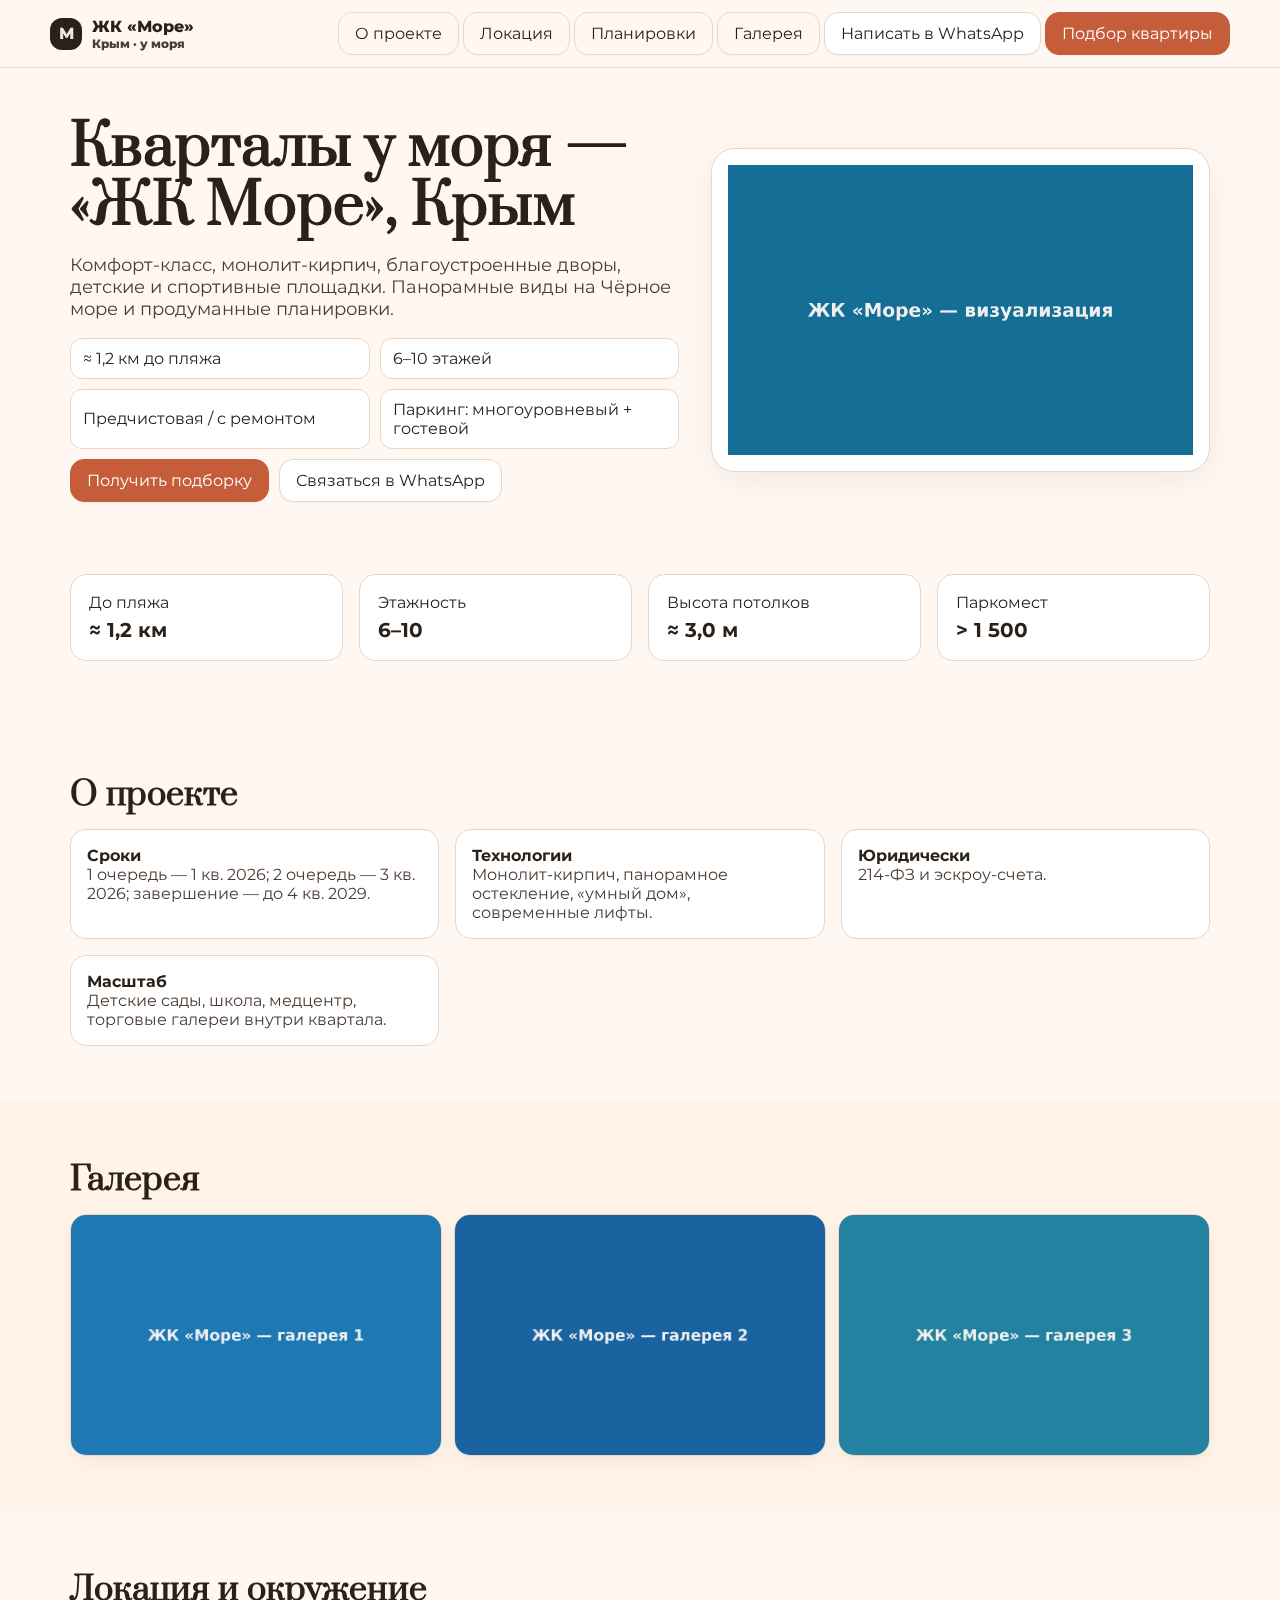
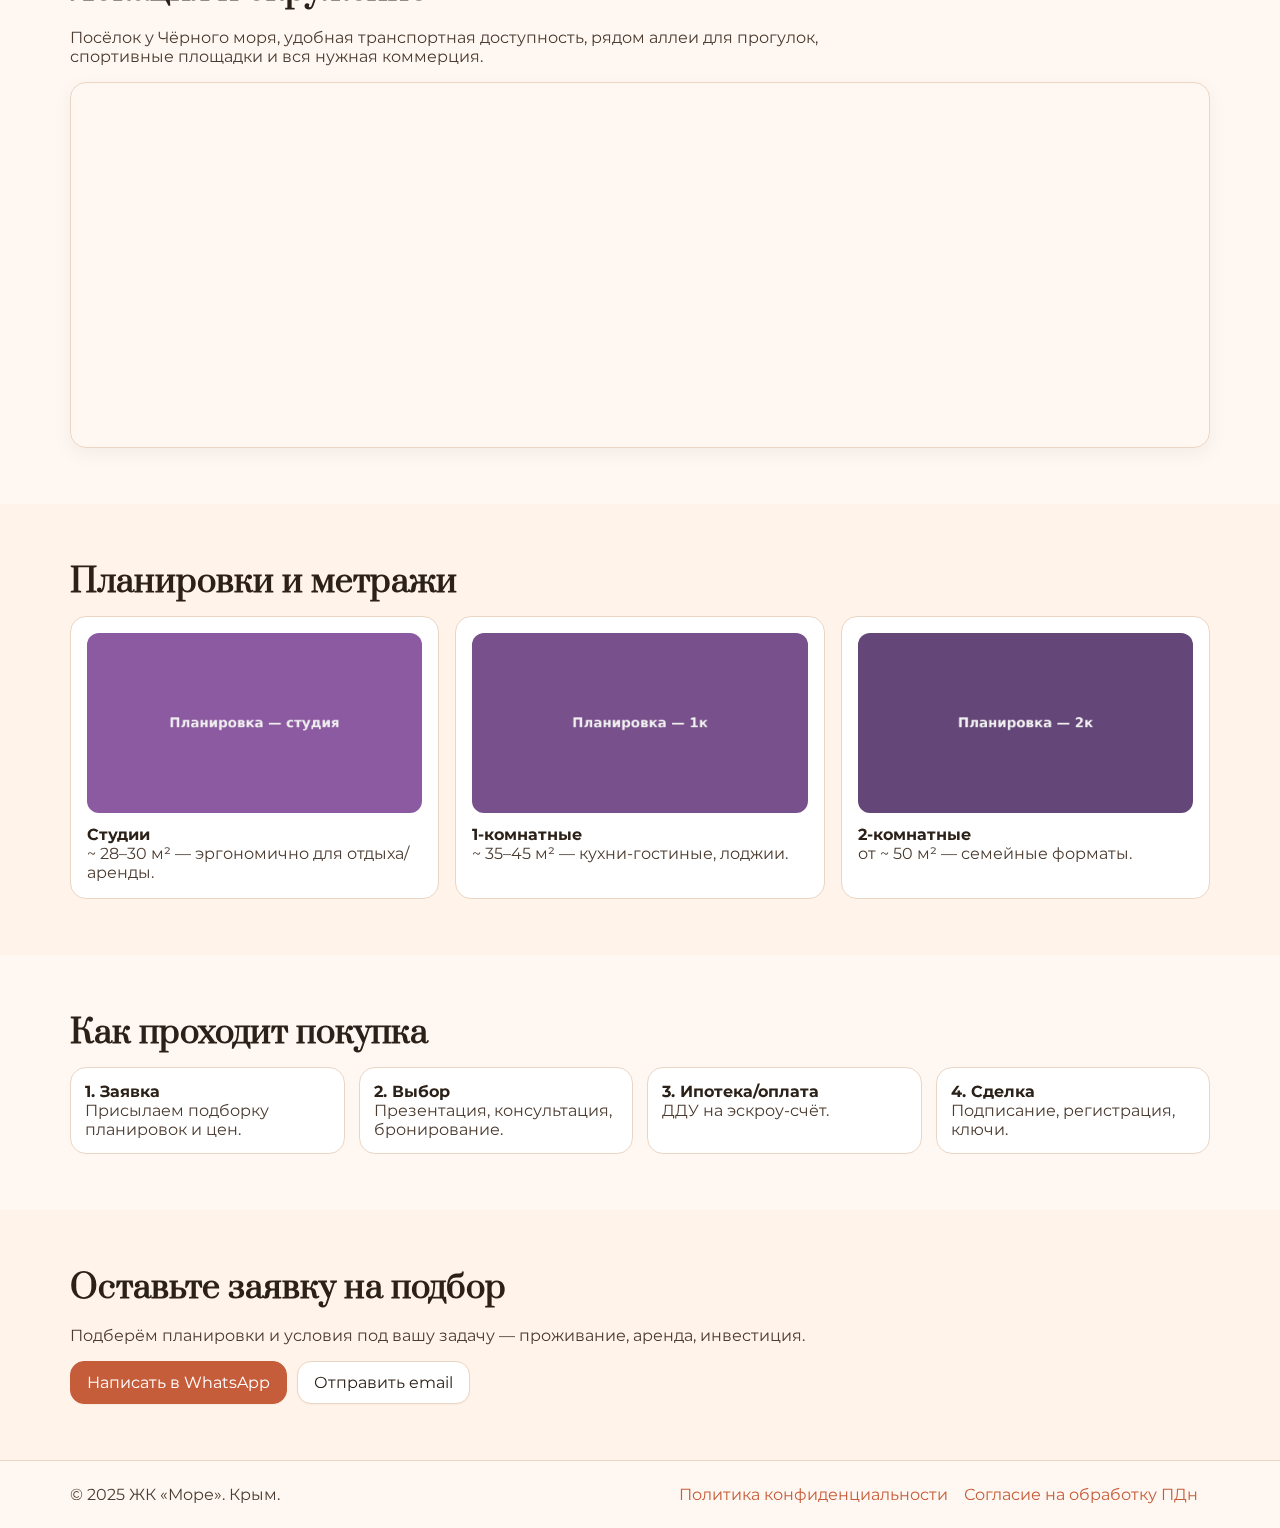
<file: index.html>
<!doctype html>
<html lang="ru">
<head>
  <title>ЖК «Море» — жилой квартал у моря, Крым</title>
  
<meta charset="utf-8" />
<meta name="viewport" content="width=device-width, initial-scale=1" />
<link rel="preconnect" href="https://fonts.googleapis.com">
<link rel="preconnect" href="https://fonts.gstatic.com" crossorigin>
<link href="https://fonts.googleapis.com/css2?family=Montserrat:wght@400;600;800&family=Prata&display=swap" rel="stylesheet">
<link rel="icon" href="/assets/img/hero.jpg">
<link rel="canonical" href="https://example.com/">
<meta name="description" content="ЖК «Море» в Крыму: комфорт-класс у моря, 6–10 этажей, благоустроенные дворы, планировки и цены.">
<meta property="og:title" content="ЖК «Море» — квартиры у моря, Крым">
<meta property="og:description" content="Близость к пляжам, продуманные планировки, предчистовая / с ремонтом.">
<meta property="og:image" content="/assets/img/hero.jpg">
<meta property="og:type" content="website">
<link rel="stylesheet" href="/assets/css/style.css" />

  <!-- ВСТАВЬТЕ сюда метрики/пиксели (скрипт), а их <noscript> поместите в <body> -->
</head>
<body>
  <!-- noscript-плашка метрики (если требуется) можно вставить сюда -->

  <header class="header">
    <div class="container nav">
      <div class="logo">
        <div class="badge">М</div>
        <div>
          <div style="font-weight:800">ЖК «Море»</div>
          <div style="font-size:12px;color:var(--muted)">Крым · у моря</div>
        </div>
      </div>
      <div class="spacer"></div>
      <nav class="menu" aria-label="Главное меню">
        <a class="btn ghost" href="#about">О проекте</a>
        <a class="btn ghost" href="#location">Локация</a>
        <a class="btn ghost" href="#plans">Планировки</a>
        <a class="btn ghost" href="#gallery">Галерея</a>
        <a class="btn" href="https://wa.me/79124530205" target="_blank" rel="noopener">Написать в WhatsApp</a>
        <a class="btn primary" href="#cta">Подбор квартиры</a>
      </nav>
    </div>
  </header>

  <section class="hero">
    <div class="wave"></div>
    <div class="container hero-grid">
      <div>
        <h1>Кварталы у моря — «ЖК&nbsp;Море», Крым</h1>
        <p>Комфорт‑класс, монолит‑кирпич, благоустроенные дворы, детские и спортивные площадки. Панорамные виды на Чёрное море и продуманные планировки.</p>
        <div class="pills">
          <div class="pill">≈ 1,2 км до пляжа</div>
          <div class="pill">6–10 этажей</div>
          <div class="pill">Предчистовая / с ремонтом</div>
          <div class="pill">Паркинг: многоуровневый + гостевой</div>
        </div>
        <div class="actions">
          <a class="btn primary" href="#cta">Получить подборку</a>
          <a class="btn" href="https://wa.me/79124530205" target="_blank" rel="noopener">Связаться в WhatsApp</a>
        </div>
      </div>
      <div class="card">
        <img src="/assets/img/hero.jpg" alt="Визуализация ЖК «Море»" width="1600" height="1000" loading="eager" />
      </div>
    </div>
  </section>

  <section class="section kpi">
    <div class="container grid-4">
      <div class="card"><div>До пляжа</div><div class="value">≈ 1,2 км</div></div>
      <div class="card"><div>Этажность</div><div class="value">6–10</div></div>
      <div class="card"><div>Высота потолков</div><div class="value">≈ 3,0 м</div></div>
      <div class="card"><div>Паркомест</div><div class="value">&gt; 1 500</div></div>
    </div>
  </section>

  <section id="about" class="section">
    <div class="container">
      <h2 class="h2">О проекте</h2>
      <div class="cards">
        <div class="card">
          <strong>Сроки</strong>
          <div style="color:var(--muted)">1 очередь — 1 кв. 2026; 2 очередь — 3 кв. 2026; завершение — до 4 кв. 2029.</div>
        </div>
        <div class="card">
          <strong>Технологии</strong>
          <div style="color:var(--muted)">Монолит‑кирпич, панорамное остекление, «умный дом», современные лифты.</div>
        </div>
        <div class="card">
          <strong>Юридически</strong>
          <div style="color:var(--muted)">214‑ФЗ и эскроу‑счета.</div>
        </div>
        <div class="card">
          <strong>Масштаб</strong>
          <div style="color:var(--muted)">Детские сады, школа, медцентр, торговые галереи внутри квартала.</div>
        </div>
      </div>
    </div>
  </section>

  <section id="gallery" class="section alt">
    <div class="container">
      <h2 class="h2">Галерея</h2>
      <div class="gallery">
        <div class="ph"><img src="/assets/img/g1.jpg" alt="Фасад ЖК «Море» 1" loading="lazy"></div>
        <div class="ph"><img src="/assets/img/g2.jpg" alt="Фасад ЖК «Море» 2" loading="lazy"></div>
        <div class="ph"><img src="/assets/img/g3.jpg" alt="Фасад ЖК «Море» 3" loading="lazy"></div>
      </div>
    </div>
  </section>

  <section id="location" class="section">
    <div class="container">
      <h2 class="h2">Локация и окружение</h2>
      <p style="color:var(--muted);max-width:70ch">Посёлок у Чёрного моря, удобная транспортная доступность, рядом аллеи для прогулок, спортивные площадки и вся нужная коммерция.</p>
      <div class="map" style="margin-top:12px">
        <iframe title="map" src="https://yandex.ru/map-widget/v1/?um=constructor%3A8a6a9c1b8a07a&source=constructor" width="100%" height="360" frameborder="0" loading="lazy"></iframe>
      </div>
    </div>
  </section>

  <section id="plans" class="section plans alt">
    <div class="container">
      <h2 class="h2">Планировки и метражи</h2>
      <div class="cards">
        <div class="card">
          <img src="/assets/img/plan1.jpg" alt="Студии" loading="lazy" />
          <strong>Студии</strong>
          <div style="color:var(--muted)">~ 28–30 м² — эргономично для отдыха/аренды.</div>
        </div>
        <div class="card">
          <img src="/assets/img/plan2.jpg" alt="1-комнатные" loading="lazy" />
          <strong>1‑комнатные</strong>
          <div style="color:var(--muted)">~ 35–45 м² — кухни‑гостиные, лоджии.</div>
        </div>
        <div class="card">
          <img src="/assets/img/plan3.jpg" alt="2-комнатные" loading="lazy" />
          <strong>2‑комнатные</strong>
          <div style="color:var(--muted)">от ~ 50 м² — семейные форматы.</div>
        </div>
      </div>
    </div>
  </section>

  <section class="section">
    <div class="container">
      <h2 class="h2">Как проходит покупка</h2>
      <div class="process">
        <div class="step"><strong>1. Заявка</strong><div style="color:var(--muted)">Присылаем подборку планировок и цен.</div></div>
        <div class="step"><strong>2. Выбор</strong><div style="color:var(--muted)">Презентация, консультация, бронирование.</div></div>
        <div class="step"><strong>3. Ипотека/оплата</strong><div style="color:var(--muted)">ДДУ на эскроу‑счёт.</div></div>
        <div class="step"><strong>4. Сделка</strong><div style="color:var(--muted)">Подписание, регистрация, ключи.</div></div>
      </div>
    </div>
  </section>

  <section id="cta" class="section alt">
    <div class="container">
      <h2 class="h2">Оставьте заявку на подбор</h2>
      <p style="color:var(--muted)">Подберём планировки и условия под вашу задачу — проживание, аренда, инвестиция.</p>
      <div class="actions">
        <a class="btn primary" href="https://wa.me/79124530205?text=Здравствуйте!%20Интересует%20ЖК%20Море.%20Нужна%20подборка%20планировок%20и%20цен." target="_blank" rel="noopener">Написать в WhatsApp</a>
        <a class="btn" href="mailto:lead@example.com?subject=ЖК%20Море&body=Хочу%20подборку%20планировок%20и%20цен.">Отправить email</a>
      </div>
    </div>
  </section>

  <footer class="footer">
    <div class="container" style="display:flex;gap:10px;justify-content:space-between;align-items:center;flex-wrap:wrap">
      <div>© 2025 ЖК «Море». Крым.</div>
      <div class="links">
        <a href="/privacy.html">Политика конфиденциальности</a>
        <a href="/consent.html">Согласие на обработку ПДн</a>
      </div>
    </div>
  </footer>

  <a id="toTop" class="fab" href="#top" aria-label="Наверх">↑ Наверх</a>

  <script src="/assets/js/main.js"></script>
</body>
</html>
</file>
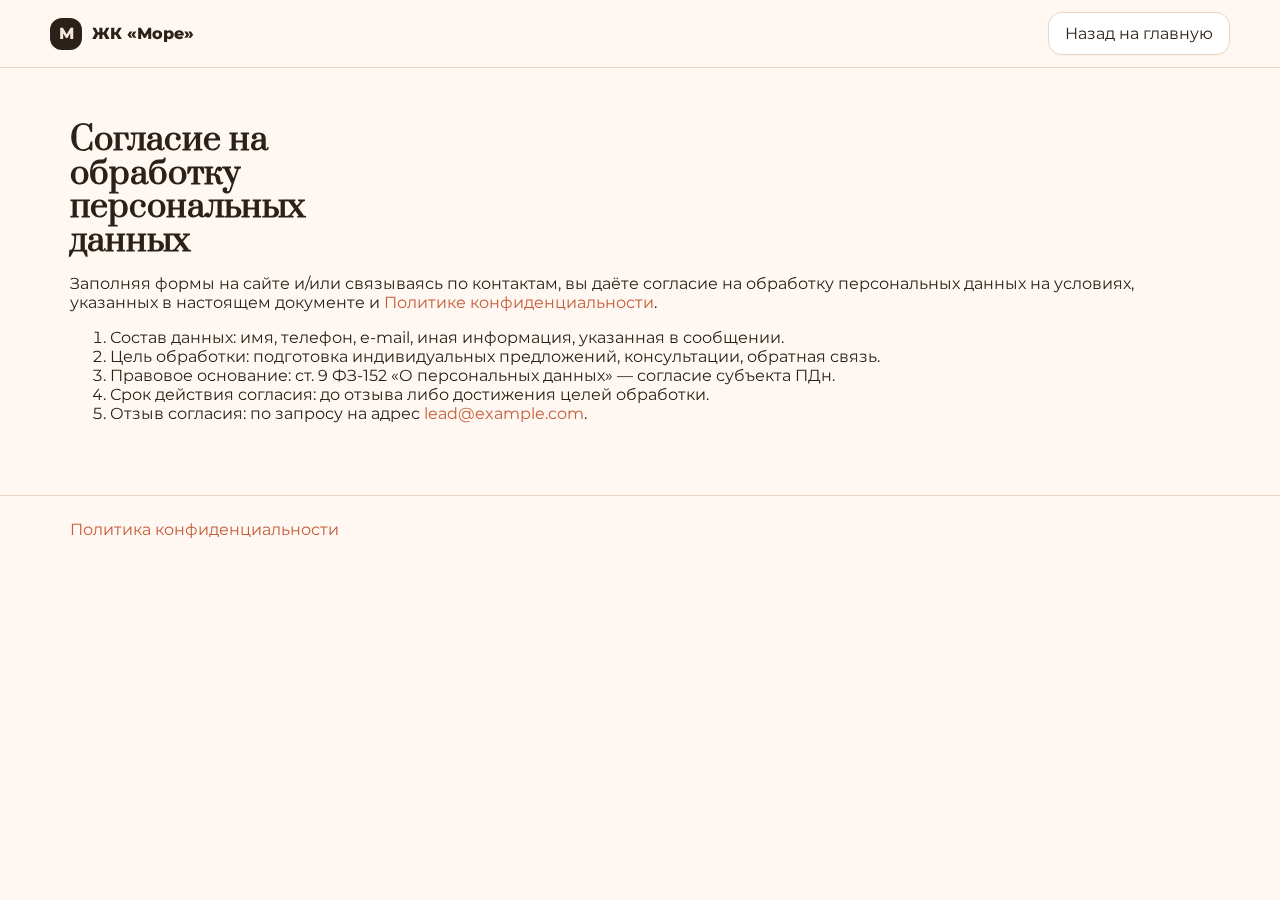
<file: consent.html>
<!doctype html>
<html lang="ru">
<head>
  <title>Согласие на обработку персональных данных — ЖК «Море»</title>
  
<meta charset="utf-8" />
<meta name="viewport" content="width=device-width, initial-scale=1" />
<link rel="preconnect" href="https://fonts.googleapis.com">
<link rel="preconnect" href="https://fonts.gstatic.com" crossorigin>
<link href="https://fonts.googleapis.com/css2?family=Montserrat:wght@400;600;800&family=Prata&display=swap" rel="stylesheet">
<link rel="icon" href="/assets/img/hero.jpg">
<link rel="canonical" href="https://example.com/">
<meta name="description" content="ЖК «Море» в Крыму: комфорт-класс у моря, 6–10 этажей, благоустроенные дворы, планировки и цены.">
<meta property="og:title" content="ЖК «Море» — квартиры у моря, Крым">
<meta property="og:description" content="Близость к пляжам, продуманные планировки, предчистовая / с ремонтом.">
<meta property="og:image" content="/assets/img/hero.jpg">
<meta property="og:type" content="website">
<link rel="stylesheet" href="/assets/css/style.css" />

</head>
<body>
  <header class="header"><div class="container nav"><div class="logo"><div class="badge">М</div><div style="font-weight:800">ЖК «Море»</div></div><div class="spacer"></div><a class="btn" href="/">Назад на главную</a></div></header>
  <section class="section"><div class="container">
    <h1 class="h2">Согласие на обработку персональных данных</h1>
    <p>Заполняя формы на сайте и/или связываясь по контактам, вы даёте согласие на обработку персональных данных на условиях, указанных в настоящем документе и <a href="/privacy.html">Политике конфиденциальности</a>.</p>
    <ol>
      <li>Состав данных: имя, телефон, e‑mail, иная информация, указанная в сообщении.</li>
      <li>Цель обработки: подготовка индивидуальных предложений, консультации, обратная связь.</li>
      <li>Правовое основание: ст. 9 ФЗ‑152 «О персональных данных» — согласие субъекта ПДн.</li>
      <li>Срок действия согласия: до отзыва либо достижения целей обработки.</li>
      <li>Отзыв согласия: по запросу на адрес <a href="mailto:lead@example.com">lead@example.com</a>.</li>
    </ol>
  </div></section>
  <footer class="footer"><div class="container"><a href="/privacy.html">Политика конфиденциальности</a></div></footer>
</body>
</html>
</file>
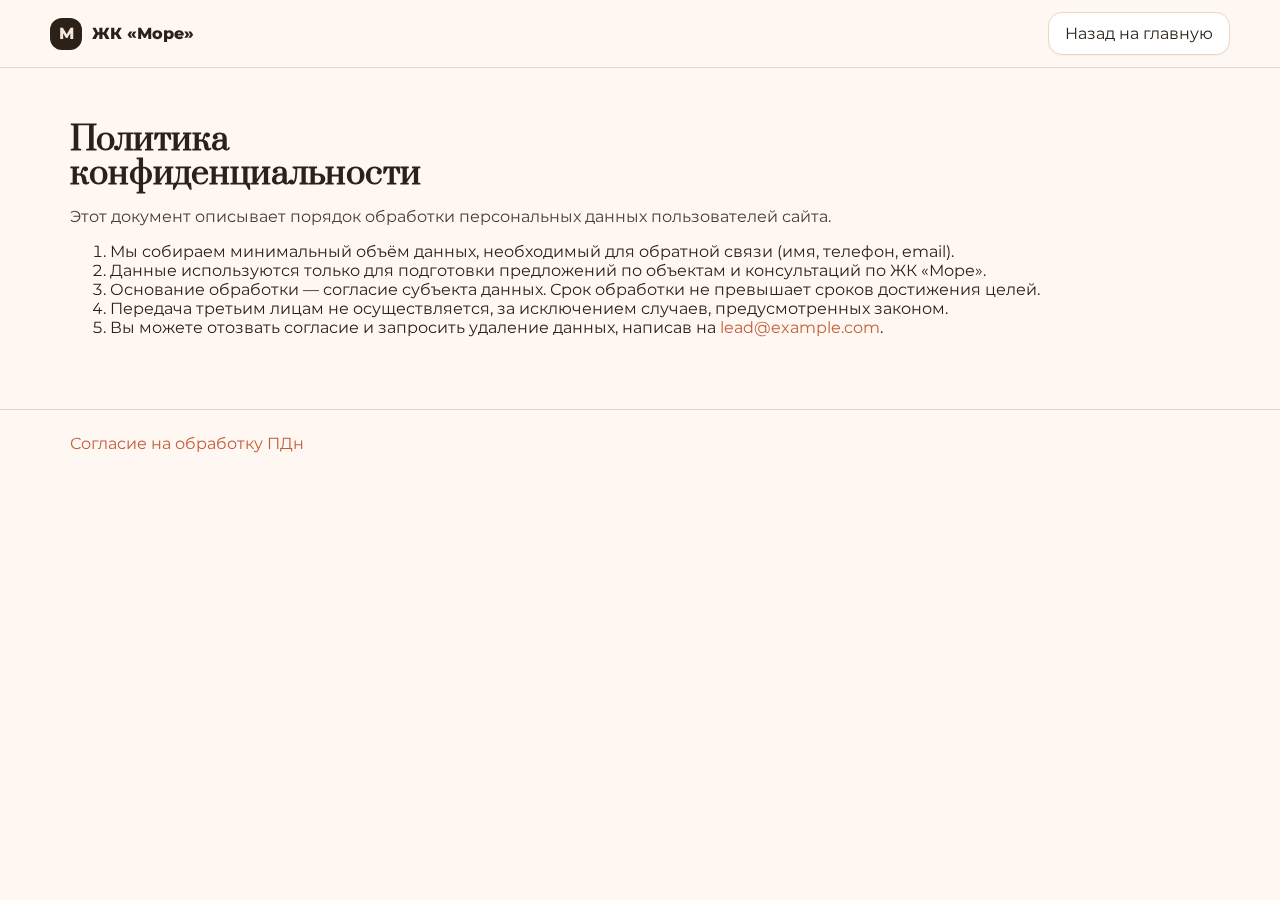
<file: privacy.html>
<!doctype html>
<html lang="ru">
<head>
  <title>Политика конфиденциальности — ЖК «Море»</title>
  
<meta charset="utf-8" />
<meta name="viewport" content="width=device-width, initial-scale=1" />
<link rel="preconnect" href="https://fonts.googleapis.com">
<link rel="preconnect" href="https://fonts.gstatic.com" crossorigin>
<link href="https://fonts.googleapis.com/css2?family=Montserrat:wght@400;600;800&family=Prata&display=swap" rel="stylesheet">
<link rel="icon" href="/assets/img/hero.jpg">
<link rel="canonical" href="https://example.com/">
<meta name="description" content="ЖК «Море» в Крыму: комфорт-класс у моря, 6–10 этажей, благоустроенные дворы, планировки и цены.">
<meta property="og:title" content="ЖК «Море» — квартиры у моря, Крым">
<meta property="og:description" content="Близость к пляжам, продуманные планировки, предчистовая / с ремонтом.">
<meta property="og:image" content="/assets/img/hero.jpg">
<meta property="og:type" content="website">
<link rel="stylesheet" href="/assets/css/style.css" />

</head>
<body>
  <header class="header"><div class="container nav"><div class="logo"><div class="badge">М</div><div style="font-weight:800">ЖК «Море»</div></div><div class="spacer"></div><a class="btn" href="/">Назад на главную</a></div></header>
  <section class="section"><div class="container">
    <h1 class="h2">Политика конфиденциальности</h1>
    <p style="color:var(--muted)">Этот документ описывает порядок обработки персональных данных пользователей сайта.</p>
    <ol>
      <li>Мы собираем минимальный объём данных, необходимый для обратной связи (имя, телефон, email).</li>
      <li>Данные используются только для подготовки предложений по объектам и консультаций по ЖК «Море».</li>
      <li>Основание обработки — согласие субъекта данных. Срок обработки не превышает сроков достижения целей.</li>
      <li>Передача третьим лицам не осуществляется, за исключением случаев, предусмотренных законом.</li>
      <li>Вы можете отозвать согласие и запросить удаление данных, написав на <a href="mailto:lead@example.com">lead@example.com</a>.</li>
    </ol>
  </div></section>
  <footer class="footer"><div class="container"><a href="/consent.html">Согласие на обработку ПДн</a></div></footer>
</body>
</html>
</file>
<file: assets/css/style.css>
:root{
  --bg:#FFF8F2;
  --ink:#2B2118;
  --muted:#4B3B30;
  --brand:#C65D3A;
  --accent:#0f8ab6;
  --card:#FFFFFF;
  --stroke:#EAD6C4;
}
*{box-sizing:border-box}
html,body{margin:0;padding:0;background:var(--bg);color:var(--ink);font-family:Montserrat,system-ui,-apple-system,Segoe UI,Roboto,Arial,sans-serif;scroll-behavior:smooth}
a{color:var(--brand);text-decoration:none}
a:hover{text-decoration:underline}
.container{max-width:1180px;margin:0 auto;padding:0 20px}
.header{
  position:sticky;top:0;z-index:50;
  backdrop-filter:saturate(120%) blur(10px);
  background:rgba(255,248,242,0.85);
  border-bottom:1px solid var(--stroke);
}
.nav{display:flex;align-items:center;gap:16px;padding:12px 0}
.nav .logo{display:flex;align-items:center;gap:10px;font-weight:800}
.badge{width:32px;height:32px;border-radius:12px;display:grid;place-items:center;background:var(--ink);color:#F6E6D9;font-weight:800}
.spacer{flex:1}
.btn{display:inline-flex;align-items:center;gap:8px;padding:11px 16px;border-radius:14px;border:1px solid var(--stroke);background:#fff;color:var(--ink);box-shadow:0 1px 2px rgba(0,0,0,.04)}
.btn.primary{background:var(--brand);color:#fff;border-color:var(--brand)}
.btn.ghost{background:transparent}
.hero{
  position:relative;overflow:hidden;
  padding:50px 0 16px;
}
.wave{
  position:absolute;inset:-20% 0 auto 0;height:420px;pointer-events:none;z-index:-1;
  background:
    radial-gradient(1000px 200px at 10% 10%, #f2e5db 10%, transparent 40%),
    radial-gradient(1200px 220px at 90% 0%, #f2e5db 10%, transparent 40%);
}
.hero-grid{display:grid;grid-template-columns:1.1fr .9fr;gap:32px;align-items:center}
h1{
  font-family:Prata,serif;line-height:1.05;margin:0 0 14px;font-weight:900;
  font-size:clamp(28px,6vw,56px);
  max-width:16ch;
}
.hero p{color:var(--muted);font-size:clamp(14px,2.2vw,18px);max-width:58ch}
.hero .card{border:1px solid var(--stroke);background:var(--card);border-radius:24px;box-shadow:0 8px 30px rgba(0,0,0,.06);overflow:hidden}
.hero img{display:block;width:100%;height:auto}
.pills{display:grid;grid-template-columns:repeat(2,minmax(0,1fr));gap:10px;margin:16px 0 10px}
.pill{display:flex;align-items:center;gap:10px;border:1px solid var(--stroke);background:#fff;padding:10px 12px;border-radius:12px;color:var(--ink)}
.actions{display:flex;flex-wrap:wrap;gap:10px;margin-top:10px}

.section{padding:56px 0}
.section.alt{background:#FFF3EA}
.h2{font-family:Prata,serif;font-size:32px;margin:0 0 12px}
.grid-4{display:grid;grid-template-columns:repeat(4,minmax(0,1fr));gap:16px}
.kpi .card{border:1px solid var(--stroke);border-radius:16px;padding:18px;background:#fff}
.kpi .value{font-size:20px;font-weight:700;margin-top:6px}

.cards{display:grid;grid-template-columns:repeat(3,minmax(0,1fr));gap:16px}
.card{border:1px solid var(--stroke);background:#fff;border-radius:16px;padding:16px}
.gallery{display:grid;grid-template-columns:repeat(3,minmax(0,1fr));gap:12px}
.gallery .ph{border:1px solid var(--stroke);border-radius:16px;overflow:hidden;box-shadow:0 6px 20px rgba(0,0,0,.05)}
.gallery img{width:100%;height:240px;object-fit:cover;display:block}
.map{border:1px solid var(--stroke);border-radius:16px;overflow:hidden;box-shadow:0 6px 20px rgba(0,0,0,.05)}

.plans .card img{width:100%;height:180px;object-fit:cover;border-radius:12px;margin-bottom:8px}

.process{display:grid;grid-template-columns:repeat(4,minmax(0,1fr));gap:14px}
.process .step{background:#fff;border:1px solid var(--stroke);border-radius:16px;padding:14px}

.footer{border-top:1px solid var(--stroke);padding:24px 0;color:var(--muted)}
.footer .links a{margin-right:12px}

.fab{position:fixed;right:20px;bottom:24px;background:var(--brand);color:#fff;border-radius:28px;padding:12px 14px;box-shadow:0 8px 24px rgba(198,93,58,.6);display:none}
.fab.visible{display:flex;align-items:center;gap:8px}

@media (max-width: 980px){
  .hero-grid{grid-template-columns:1fr;gap:18px}
  .gallery img{height:200px}
  .grid-4{grid-template-columns:repeat(2,minmax(0,1fr))}
  .cards{grid-template-columns:1fr}
  .process{grid-template-columns:repeat(2,minmax(0,1fr))}
}
</file>
